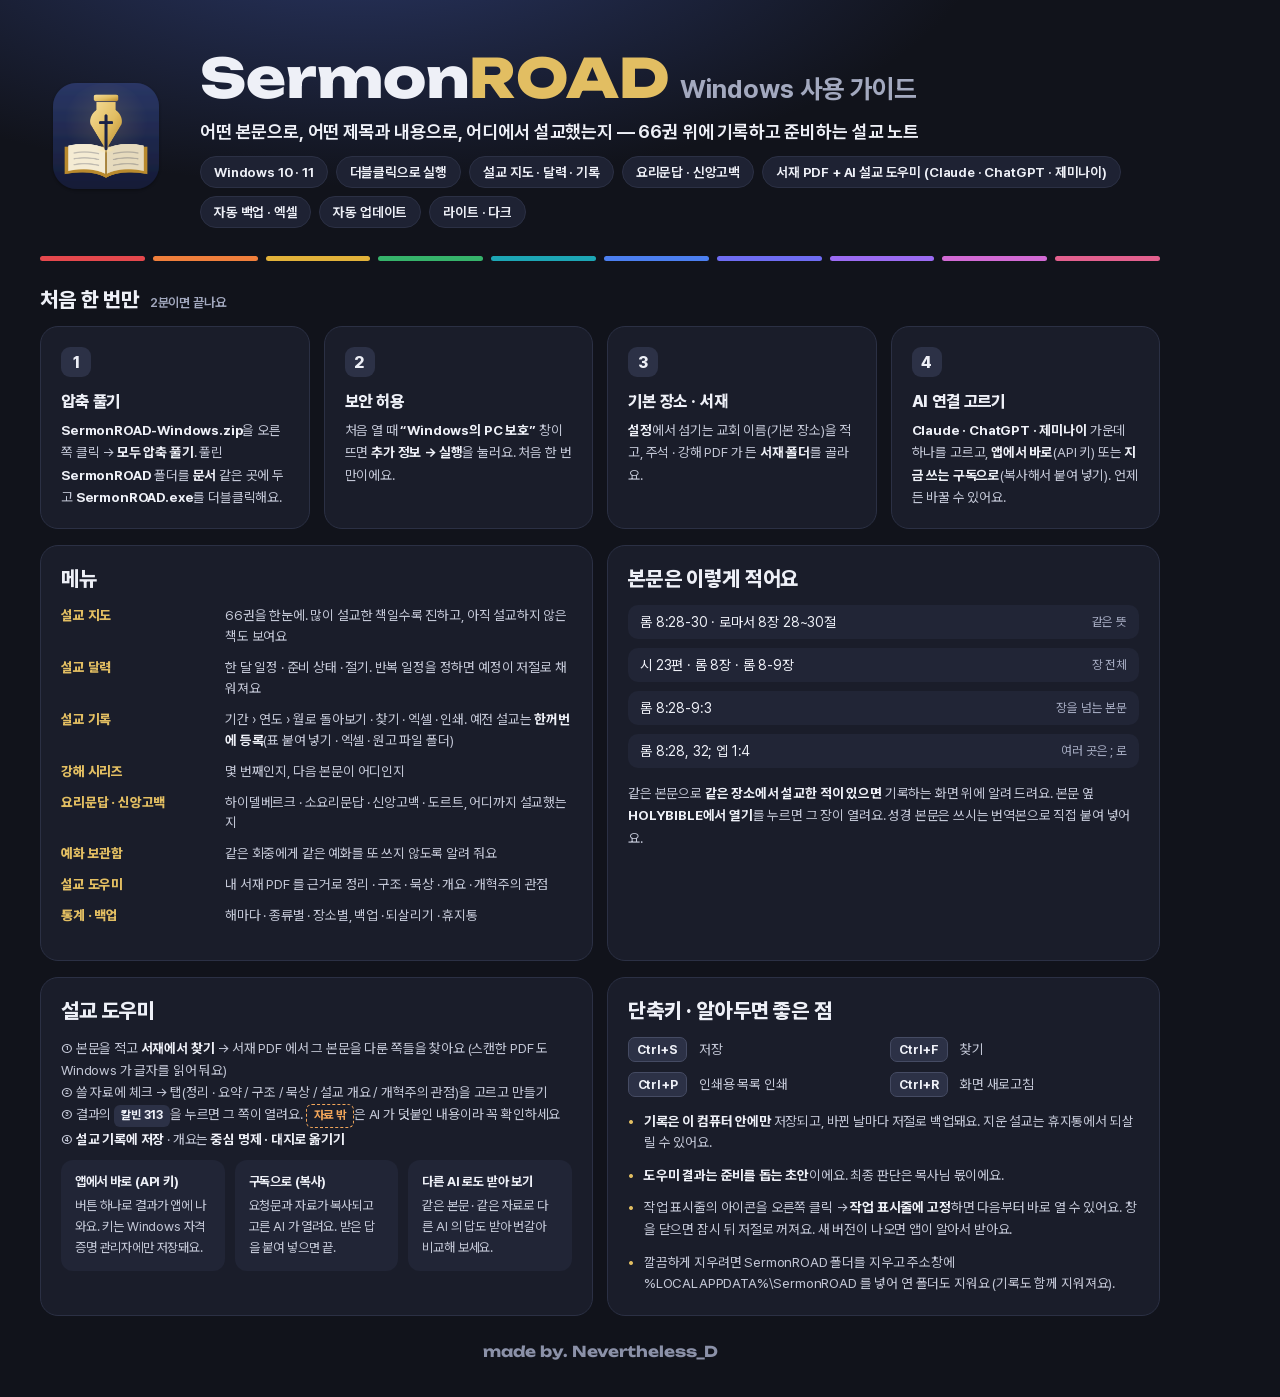
<file: docs/guide-win.html>
<!doctype html>
<html lang="ko"><head><meta charset="utf-8"><title>SermonROAD Windows 사용 가이드</title>
<style>
@font-face { font-family: P; src: url("../engine/web/fonts/PretendardVariable.woff2") format("woff2-variations"); font-weight: 100 900; }
@font-face { font-family: U; src: url("../engine/web/fonts/unbounded-latin-800-normal.woff2") format("woff2"); font-weight: 800; }
@font-face { font-family: U; src: url("../engine/web/fonts/unbounded-latin-700-normal.woff2") format("woff2"); font-weight: 700; }
* { box-sizing: border-box; }
body { margin: 0; width: 1200px; background: #11131B; color: #EEF0F7; font-family: P, sans-serif; letter-spacing: -0.01em; }
.wrap { padding: 44px 40px 36px; background: radial-gradient(900px 380px at 30% -80px, #2A3766 0%, rgba(42,55,102,0) 70%); }
.top { display: flex; gap: 28px; align-items: center; }
.top img { width: 132px; height: 132px; }
h1 { margin: 0; font-family: U, P; font-weight: 800; font-size: 54px; letter-spacing: 0; }
h1 em { font-style: normal; color: #E2BE62; }
h1 small { font-family: P; font-size: 26px; font-weight: 700; color: #A3A9BF; margin-left: 10px; }
.lead { margin: 10px 0 14px; font-size: 18px; font-weight: 650; }
.tags { display: flex; flex-wrap: wrap; gap: 8px; }
.tags span { padding: 7px 13px; border-radius: 18px; background: #1E2233; border: 1px solid #2B3044; font-size: 13.5px; font-weight: 650; }
.rule { display: flex; gap: 8px; margin: 28px 0 26px; } .rule i { flex: 1; height: 5px; border-radius: 3px; }
h2 { margin: 0 0 14px; font-size: 21px; font-weight: 800; } h2 small { font-size: 13px; color: #A3A9BF; font-weight: 600; margin-left: 6px; }
.grid4 { display: grid; grid-template-columns: repeat(4, 1fr); gap: 14px; }
.grid2 { display: grid; grid-template-columns: 1fr 1fr; gap: 14px; margin-top: 16px; }
.card { background: #1A1D2A; border: 1px solid #2B3044; border-radius: 18px; padding: 20px; }
.n { width: 30px; height: 30px; border-radius: 9px; background: #2C3146; display: flex; align-items: center; justify-content: center; font-weight: 800; margin-bottom: 14px; }
.card h3 { margin: 0 0 8px; font-size: 16.5px; font-weight: 800; }
.card p { margin: 0; font-size: 13.5px; line-height: 1.65; color: #C3C7D6; } .card p b { color: #EEF0F7; }
.menu { display: grid; grid-template-columns: 150px 1fr; gap: 10px 14px; font-size: 13.5px; line-height: 1.55; }
.menu dt { font-weight: 800; color: #E2BE62; } .menu dd { margin: 0; color: #C3C7D6; }
.refs { display: flex; flex-direction: column; gap: 9px; }
.refs div { display: flex; justify-content: space-between; padding: 9px 12px; border-radius: 10px; background: #212536; font-size: 14px; }
.refs span { color: #A3A9BF; font-size: 12.5px; }
.ways { display: grid; grid-template-columns: repeat(3, 1fr); gap: 10px; margin-top: 10px; }
.way { padding: 12px 14px; border-radius: 12px; background: #212536; font-size: 13px; line-height: 1.6; color: #C3C7D6; } .way b { color: #EEF0F7; display: block; margin-bottom: 3px; }
.keys { display: grid; grid-template-columns: auto 1fr auto 1fr; gap: 10px 12px; align-items: center; font-size: 13.5px; color: #C3C7D6; }
kbd { display: inline-block; min-width: 30px; padding: 4px 8px; border-radius: 7px; background: #2C3146; border: 1px solid #454B63; color: #EEF0F7; font: 700 12.5px P; text-align: center; }
.notes { display: flex; flex-direction: column; gap: 11px; font-size: 13.5px; line-height: 1.6; color: #C3C7D6; }
.notes div { display: flex; gap: 10px; } .notes div::before { content: "•"; color: #E2BE62; font-weight: 900; } .notes b { color: #EEF0F7; }
.made { margin-top: 26px; text-align: center; font-family: U; font-weight: 700; font-size: 15px; color: #8B91A8; letter-spacing: 0; }
.chip { display: inline-block; padding: 1px 7px; border-radius: 6px; background: #2C3146; font-size: 12px; font-weight: 700; color: #EEF0F7; }
.out { border: 1px dashed #F2A65A; color: #F2A65A; background: transparent; }
</style></head>
<body><div class="wrap">
  <div class="top"><img src="../app/AppIcon.png" alt="">
    <div><h1>Sermon<em>ROAD</em><small>Windows 사용 가이드</small></h1>
      <p class="lead">어떤 본문으로, 어떤 제목과 내용으로, 어디에서 설교했는지 — 66권 위에 기록하고 준비하는 설교 노트</p>
      <div class="tags"><span>Windows 10 · 11</span><span>더블클릭으로 실행</span><span>설교 지도 · 달력 · 기록</span><span>요리문답 · 신앙고백</span><span>서재 PDF + AI 설교 도우미 (Claude · ChatGPT · 제미나이)</span><span>자동 백업 · 엑셀</span><span>자동 업데이트</span><span>라이트 · 다크</span></div></div></div>
  <div class="rule"><i style="background:#E5484D"></i><i style="background:#F07F3C"></i><i style="background:#E2B23A"></i><i style="background:#36B36B"></i><i style="background:#1DA6B5"></i><i style="background:#4C7FF0"></i><i style="background:#6E6CF2"></i><i style="background:#9B6BF2"></i><i style="background:#D26AD4"></i><i style="background:#E3608E"></i></div>

  <h2>처음 한 번만 <small>2분이면 끝나요</small></h2>
  <div class="grid4">
    <div class="card"><div class="n">1</div><h3>압축 풀기</h3><p><b>SermonROAD-Windows.zip</b>을 오른쪽 클릭 → <b>모두 압축 풀기</b>. 풀린 <b>SermonROAD</b> 폴더를 <b>문서</b> 같은 곳에 두고 <b>SermonROAD.exe</b>를 더블클릭해요.</p></div>
    <div class="card"><div class="n">2</div><h3>보안 허용</h3><p>처음 열 때 <b>“Windows의 PC 보호”</b> 창이 뜨면 <b>추가 정보 → 실행</b>을 눌러요. 처음 한 번만이에요.</p></div>
    <div class="card"><div class="n">3</div><h3>기본 장소 · 서재</h3><p><b>설정</b>에서 섬기는 교회 이름(기본 장소)을 적고, 주석 · 강해 PDF 가 든 <b>서재 폴더</b>를 골라요.</p></div>
    <div class="card"><div class="n">4</div><h3>AI 연결 고르기</h3><p><b>Claude · ChatGPT · 제미나이</b> 가운데 하나를 고르고, <b>앱에서 바로</b>(API 키) 또는 <b>지금 쓰는 구독으로</b>(복사해서 붙여 넣기). 언제든 바꿀 수 있어요.</p></div>
  </div>

  <div class="grid2">
    <div class="card"><h2>메뉴</h2><dl class="menu">
      <dt>설교 지도</dt><dd>66권을 한눈에. 많이 설교한 책일수록 진하고, 아직 설교하지 않은 책도 보여요</dd>
      <dt>설교 달력</dt><dd>한 달 일정 · 준비 상태 · 절기. 반복 일정을 정하면 예정이 저절로 채워져요</dd>
      <dt>설교 기록</dt><dd>기간 › 연도 › 월로 돌아보기 · 찾기 · 엑셀 · 인쇄. 예전 설교는 <b style="color:#EEF0F7">한꺼번에 등록</b>(표 붙여 넣기 · 엑셀 · 원고 파일 폴더)</dd>
      <dt>강해 시리즈</dt><dd>몇 번째인지, 다음 본문이 어디인지</dd>
      <dt>요리문답 · 신앙고백</dt><dd>하이델베르크 · 소요리문답 · 신앙고백 · 도르트, 어디까지 설교했는지</dd>
      <dt>예화 보관함</dt><dd>같은 회중에게 같은 예화를 또 쓰지 않도록 알려 줘요</dd>
      <dt>설교 도우미</dt><dd>내 서재 PDF 를 근거로 정리 · 구조 · 묵상 · 개요 · 개혁주의 관점</dd>
      <dt>통계 · 백업</dt><dd>해마다 · 종류별 · 장소별, 백업 · 되살리기 · 휴지통</dd></dl></div>
    <div class="card"><h2>본문은 이렇게 적어요</h2><div class="refs">
      <div>롬 8:28-30 · 로마서 8장 28~30절<span>같은 뜻</span></div>
      <div>시 23편 · 롬 8장 · 롬 8-9장<span>장 전체</span></div>
      <div>롬 8:28-9:3<span>장을 넘는 본문</span></div>
      <div>롬 8:28, 32; 엡 1:4<span>여러 곳은 ; 로</span></div></div>
      <p style="margin:14px 0 0;font-size:13.5px;line-height:1.65;color:#C3C7D6">같은 본문으로 <b style="color:#EEF0F7">같은 장소에서 설교한 적이 있으면</b> 기록하는 화면 위에 알려 드려요. 본문 옆 <b style="color:#EEF0F7">HOLYBIBLE에서 열기</b>를 누르면 그 장이 열려요. 성경 본문은 쓰시는 번역본으로 직접 붙여 넣어요.</p></div>
  </div>

  <div class="grid2">
    <div class="card"><h2>설교 도우미</h2>
      <p>① 본문을 적고 <b>서재에서 찾기</b> → 서재 PDF 에서 그 본문을 다룬 쪽들을 찾아요 (스캔한 PDF 도 Windows 가 글자를 읽어 둬요)<br>② 쓸 자료에 체크 → 탭(정리 · 요약 / 구조 / 묵상 / 설교 개요 / 개혁주의 관점)을 고르고 만들기<br>③ 결과의 <span class="chip">칼빈 313</span>을 누르면 그 쪽이 열려요. <span class="chip out">자료 밖</span>은 AI 가 덧붙인 내용이라 꼭 확인하세요<br>④ <b>설교 기록에 저장</b> · 개요는 <b>중심 명제 · 대지로 옮기기</b></p>
      <div class="ways"><div class="way"><b>앱에서 바로 (API 키)</b>버튼 하나로 결과가 앱에 나와요. 키는 Windows 자격 증명 관리자에만 저장돼요.</div><div class="way"><b>구독으로 (복사)</b>요청문과 자료가 복사되고 고른 AI 가 열려요. 받은 답을 붙여 넣으면 끝.</div><div class="way"><b>다른 AI 로도 받아 보기</b>같은 본문 · 같은 자료로 다른 AI 의 답도 받아 번갈아 비교해 보세요.</div></div></div>
    <div class="card"><h2>단축키 · 알아두면 좋은 점</h2>
      <div class="keys"><kbd>Ctrl+S</kbd><span>저장</span><kbd>Ctrl+F</kbd><span>찾기</span><kbd>Ctrl+P</kbd><span>인쇄용 목록 인쇄</span><kbd>Ctrl+R</kbd><span>화면 새로고침</span></div>
      <div class="notes" style="margin-top:14px">
        <div><span><b>기록은 이 컴퓨터 안에만</b> 저장되고, 바뀐 날마다 저절로 백업돼요. 지운 설교는 휴지통에서 되살릴 수 있어요.</span></div>
        <div><span><b>도우미 결과는 준비를 돕는 초안</b>이에요. 최종 판단은 목사님 몫이에요.</span></div>
        <div><span>작업 표시줄의 아이콘을 오른쪽 클릭 → <b>작업 표시줄에 고정</b>하면 다음부터 바로 열 수 있어요. 창을 닫으면 잠시 뒤 저절로 꺼져요. 새 버전이 나오면 앱이 알아서 받아요.</span></div>
        <div><span>깔끔하게 지우려면 SermonROAD 폴더를 지우고 주소창에 %LOCALAPPDATA%\SermonROAD 를 넣어 연 폴더도 지워요 (기록도 함께 지워져요).</span></div></div></div>
  </div>
  <div class="made">made by. Nevertheless_D</div>
</div></body></html>
</file>
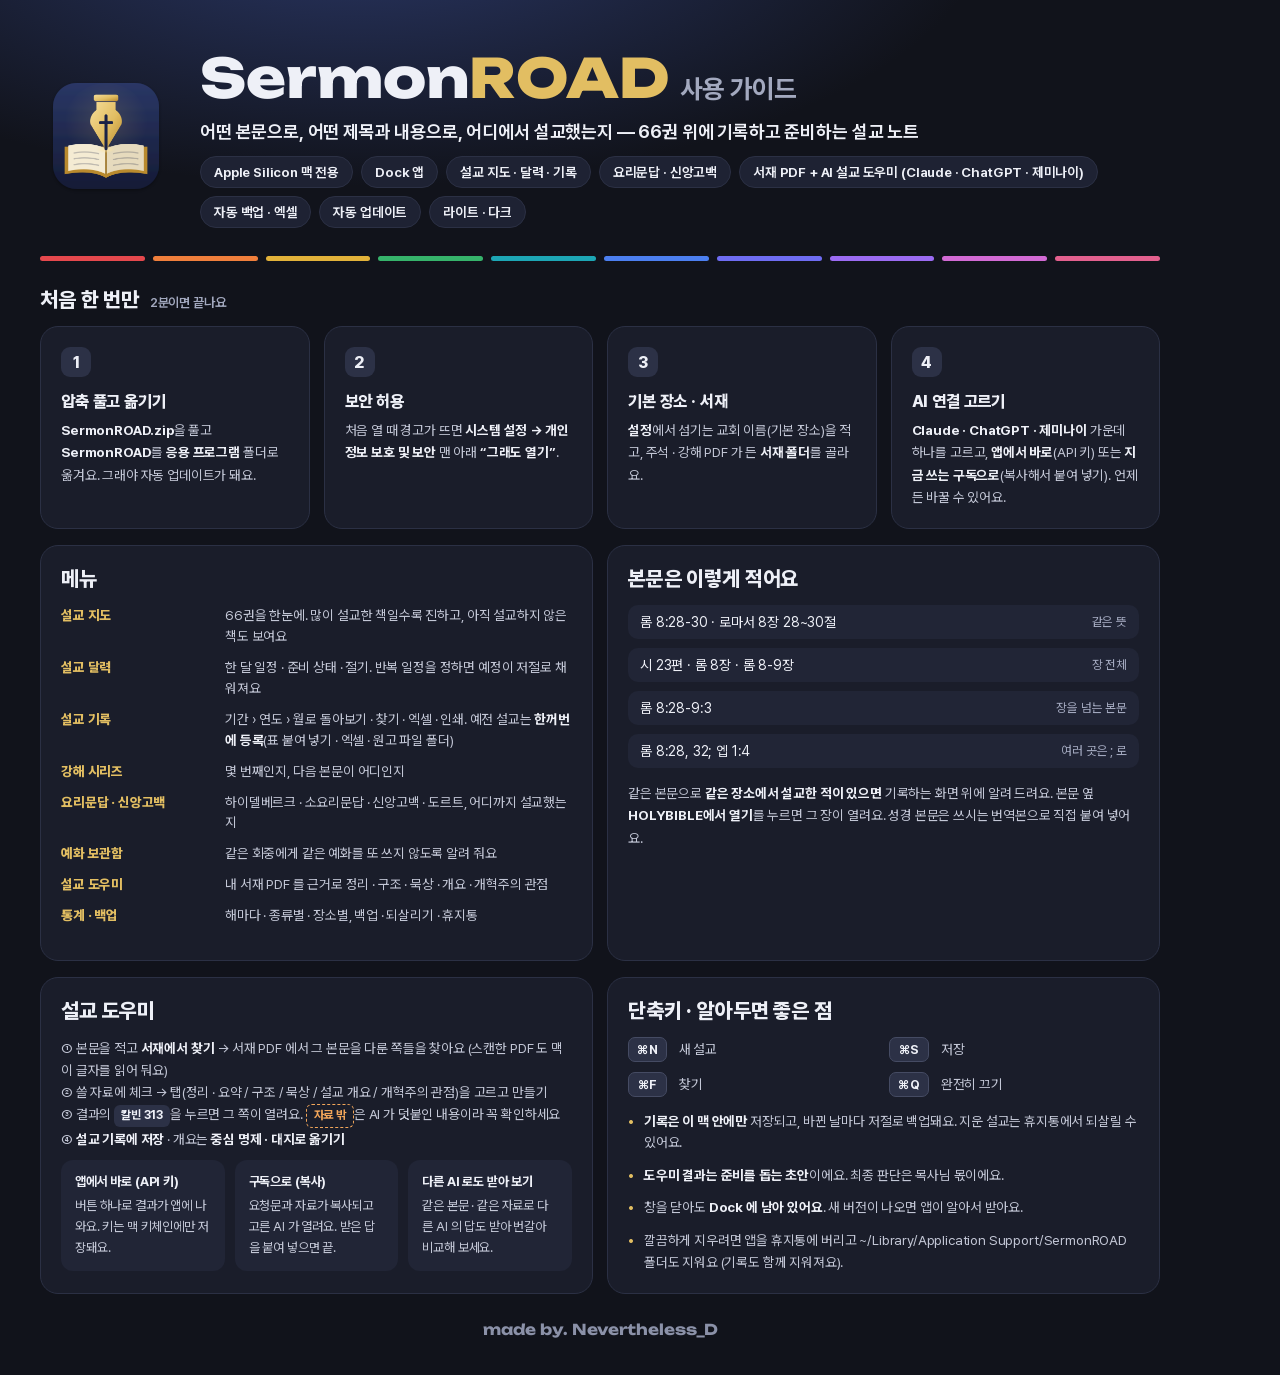
<file: docs/guide.html>
<!doctype html>
<html lang="ko"><head><meta charset="utf-8"><title>SermonROAD 사용 가이드</title>
<style>
@font-face { font-family: P; src: url("../engine/web/fonts/PretendardVariable.woff2") format("woff2-variations"); font-weight: 100 900; }
@font-face { font-family: U; src: url("../engine/web/fonts/unbounded-latin-800-normal.woff2") format("woff2"); font-weight: 800; }
@font-face { font-family: U; src: url("../engine/web/fonts/unbounded-latin-700-normal.woff2") format("woff2"); font-weight: 700; }
* { box-sizing: border-box; }
body { margin: 0; width: 1200px; background: #11131B; color: #EEF0F7; font-family: P, sans-serif; letter-spacing: -0.01em; }
.wrap { padding: 44px 40px 36px; background: radial-gradient(900px 380px at 30% -80px, #2A3766 0%, rgba(42,55,102,0) 70%); }
.top { display: flex; gap: 28px; align-items: center; }
.top img { width: 132px; height: 132px; }
h1 { margin: 0; font-family: U, P; font-weight: 800; font-size: 54px; letter-spacing: 0; }
h1 em { font-style: normal; color: #E2BE62; }
h1 small { font-family: P; font-size: 26px; font-weight: 700; color: #A3A9BF; margin-left: 10px; }
.lead { margin: 10px 0 14px; font-size: 18px; font-weight: 650; }
.tags { display: flex; flex-wrap: wrap; gap: 8px; }
.tags span { padding: 7px 13px; border-radius: 18px; background: #1E2233; border: 1px solid #2B3044; font-size: 13.5px; font-weight: 650; }
.rule { display: flex; gap: 8px; margin: 28px 0 26px; } .rule i { flex: 1; height: 5px; border-radius: 3px; }
h2 { margin: 0 0 14px; font-size: 21px; font-weight: 800; } h2 small { font-size: 13px; color: #A3A9BF; font-weight: 600; margin-left: 6px; }
.grid4 { display: grid; grid-template-columns: repeat(4, 1fr); gap: 14px; }
.grid2 { display: grid; grid-template-columns: 1fr 1fr; gap: 14px; margin-top: 16px; }
.card { background: #1A1D2A; border: 1px solid #2B3044; border-radius: 18px; padding: 20px; }
.n { width: 30px; height: 30px; border-radius: 9px; background: #2C3146; display: flex; align-items: center; justify-content: center; font-weight: 800; margin-bottom: 14px; }
.card h3 { margin: 0 0 8px; font-size: 16.5px; font-weight: 800; }
.card p { margin: 0; font-size: 13.5px; line-height: 1.65; color: #C3C7D6; } .card p b { color: #EEF0F7; }
.menu { display: grid; grid-template-columns: 150px 1fr; gap: 10px 14px; font-size: 13.5px; line-height: 1.55; }
.menu dt { font-weight: 800; color: #E2BE62; } .menu dd { margin: 0; color: #C3C7D6; }
.refs { display: flex; flex-direction: column; gap: 9px; }
.refs div { display: flex; justify-content: space-between; padding: 9px 12px; border-radius: 10px; background: #212536; font-size: 14px; }
.refs span { color: #A3A9BF; font-size: 12.5px; }
.ways { display: grid; grid-template-columns: repeat(3, 1fr); gap: 10px; margin-top: 10px; }
.way { padding: 12px 14px; border-radius: 12px; background: #212536; font-size: 13px; line-height: 1.6; color: #C3C7D6; } .way b { color: #EEF0F7; display: block; margin-bottom: 3px; }
.keys { display: grid; grid-template-columns: auto 1fr auto 1fr; gap: 10px 12px; align-items: center; font-size: 13.5px; color: #C3C7D6; }
kbd { display: inline-block; min-width: 30px; padding: 4px 8px; border-radius: 7px; background: #2C3146; border: 1px solid #454B63; color: #EEF0F7; font: 700 12.5px P; text-align: center; }
.notes { display: flex; flex-direction: column; gap: 11px; font-size: 13.5px; line-height: 1.6; color: #C3C7D6; }
.notes div { display: flex; gap: 10px; } .notes div::before { content: "•"; color: #E2BE62; font-weight: 900; } .notes b { color: #EEF0F7; }
.made { margin-top: 26px; text-align: center; font-family: U; font-weight: 700; font-size: 15px; color: #8B91A8; letter-spacing: 0; }
.chip { display: inline-block; padding: 1px 7px; border-radius: 6px; background: #2C3146; font-size: 12px; font-weight: 700; color: #EEF0F7; }
.out { border: 1px dashed #F2A65A; color: #F2A65A; background: transparent; }
</style></head>
<body><div class="wrap">
  <div class="top"><img src="../app/AppIcon.png" alt="">
    <div><h1>Sermon<em>ROAD</em><small>사용 가이드</small></h1>
      <p class="lead">어떤 본문으로, 어떤 제목과 내용으로, 어디에서 설교했는지 — 66권 위에 기록하고 준비하는 설교 노트</p>
      <div class="tags"><span>Apple Silicon 맥 전용</span><span>Dock 앱</span><span>설교 지도 · 달력 · 기록</span><span>요리문답 · 신앙고백</span><span>서재 PDF + AI 설교 도우미 (Claude · ChatGPT · 제미나이)</span><span>자동 백업 · 엑셀</span><span>자동 업데이트</span><span>라이트 · 다크</span></div></div></div>
  <div class="rule"><i style="background:#E5484D"></i><i style="background:#F07F3C"></i><i style="background:#E2B23A"></i><i style="background:#36B36B"></i><i style="background:#1DA6B5"></i><i style="background:#4C7FF0"></i><i style="background:#6E6CF2"></i><i style="background:#9B6BF2"></i><i style="background:#D26AD4"></i><i style="background:#E3608E"></i></div>

  <h2>처음 한 번만 <small>2분이면 끝나요</small></h2>
  <div class="grid4">
    <div class="card"><div class="n">1</div><h3>압축 풀고 옮기기</h3><p><b>SermonROAD.zip</b>을 풀고 <b>SermonROAD</b>를 <b>응용 프로그램</b> 폴더로 옮겨요. 그래야 자동 업데이트가 돼요.</p></div>
    <div class="card"><div class="n">2</div><h3>보안 허용</h3><p>처음 열 때 경고가 뜨면 <b>시스템 설정 → 개인 정보 보호 및 보안</b> 맨 아래 <b>“그래도 열기”</b>.</p></div>
    <div class="card"><div class="n">3</div><h3>기본 장소 · 서재</h3><p><b>설정</b>에서 섬기는 교회 이름(기본 장소)을 적고, 주석 · 강해 PDF 가 든 <b>서재 폴더</b>를 골라요.</p></div>
    <div class="card"><div class="n">4</div><h3>AI 연결 고르기</h3><p><b>Claude · ChatGPT · 제미나이</b> 가운데 하나를 고르고, <b>앱에서 바로</b>(API 키) 또는 <b>지금 쓰는 구독으로</b>(복사해서 붙여 넣기). 언제든 바꿀 수 있어요.</p></div>
  </div>

  <div class="grid2">
    <div class="card"><h2>메뉴</h2><dl class="menu">
      <dt>설교 지도</dt><dd>66권을 한눈에. 많이 설교한 책일수록 진하고, 아직 설교하지 않은 책도 보여요</dd>
      <dt>설교 달력</dt><dd>한 달 일정 · 준비 상태 · 절기. 반복 일정을 정하면 예정이 저절로 채워져요</dd>
      <dt>설교 기록</dt><dd>기간 › 연도 › 월로 돌아보기 · 찾기 · 엑셀 · 인쇄. 예전 설교는 <b style="color:#EEF0F7">한꺼번에 등록</b>(표 붙여 넣기 · 엑셀 · 원고 파일 폴더)</dd>
      <dt>강해 시리즈</dt><dd>몇 번째인지, 다음 본문이 어디인지</dd>
      <dt>요리문답 · 신앙고백</dt><dd>하이델베르크 · 소요리문답 · 신앙고백 · 도르트, 어디까지 설교했는지</dd>
      <dt>예화 보관함</dt><dd>같은 회중에게 같은 예화를 또 쓰지 않도록 알려 줘요</dd>
      <dt>설교 도우미</dt><dd>내 서재 PDF 를 근거로 정리 · 구조 · 묵상 · 개요 · 개혁주의 관점</dd>
      <dt>통계 · 백업</dt><dd>해마다 · 종류별 · 장소별, 백업 · 되살리기 · 휴지통</dd></dl></div>
    <div class="card"><h2>본문은 이렇게 적어요</h2><div class="refs">
      <div>롬 8:28-30 · 로마서 8장 28~30절<span>같은 뜻</span></div>
      <div>시 23편 · 롬 8장 · 롬 8-9장<span>장 전체</span></div>
      <div>롬 8:28-9:3<span>장을 넘는 본문</span></div>
      <div>롬 8:28, 32; 엡 1:4<span>여러 곳은 ; 로</span></div></div>
      <p style="margin:14px 0 0;font-size:13.5px;line-height:1.65;color:#C3C7D6">같은 본문으로 <b style="color:#EEF0F7">같은 장소에서 설교한 적이 있으면</b> 기록하는 화면 위에 알려 드려요. 본문 옆 <b style="color:#EEF0F7">HOLYBIBLE에서 열기</b>를 누르면 그 장이 열려요. 성경 본문은 쓰시는 번역본으로 직접 붙여 넣어요.</p></div>
  </div>

  <div class="grid2">
    <div class="card"><h2>설교 도우미</h2>
      <p>① 본문을 적고 <b>서재에서 찾기</b> → 서재 PDF 에서 그 본문을 다룬 쪽들을 찾아요 (스캔한 PDF 도 맥이 글자를 읽어 둬요)<br>② 쓸 자료에 체크 → 탭(정리 · 요약 / 구조 / 묵상 / 설교 개요 / 개혁주의 관점)을 고르고 만들기<br>③ 결과의 <span class="chip">칼빈 313</span>을 누르면 그 쪽이 열려요. <span class="chip out">자료 밖</span>은 AI 가 덧붙인 내용이라 꼭 확인하세요<br>④ <b>설교 기록에 저장</b> · 개요는 <b>중심 명제 · 대지로 옮기기</b></p>
      <div class="ways"><div class="way"><b>앱에서 바로 (API 키)</b>버튼 하나로 결과가 앱에 나와요. 키는 맥 키체인에만 저장돼요.</div><div class="way"><b>구독으로 (복사)</b>요청문과 자료가 복사되고 고른 AI 가 열려요. 받은 답을 붙여 넣으면 끝.</div><div class="way"><b>다른 AI 로도 받아 보기</b>같은 본문 · 같은 자료로 다른 AI 의 답도 받아 번갈아 비교해 보세요.</div></div></div>
    <div class="card"><h2>단축키 · 알아두면 좋은 점</h2>
      <div class="keys"><kbd>⌘N</kbd><span>새 설교</span><kbd>⌘S</kbd><span>저장</span><kbd>⌘F</kbd><span>찾기</span><kbd>⌘Q</kbd><span>완전히 끄기</span></div>
      <div class="notes" style="margin-top:14px">
        <div><span><b>기록은 이 맥 안에만</b> 저장되고, 바뀐 날마다 저절로 백업돼요. 지운 설교는 휴지통에서 되살릴 수 있어요.</span></div>
        <div><span><b>도우미 결과는 준비를 돕는 초안</b>이에요. 최종 판단은 목사님 몫이에요.</span></div>
        <div><span>창을 닫아도 <b>Dock 에 남아 있어요</b>. 새 버전이 나오면 앱이 알아서 받아요.</span></div>
        <div><span>깔끔하게 지우려면 앱을 휴지통에 버리고 ~/Library/Application Support/SermonROAD 폴더도 지워요 (기록도 함께 지워져요).</span></div></div></div>
  </div>
  <div class="made">made by. Nevertheless_D</div>
</div></body></html>
</file>
